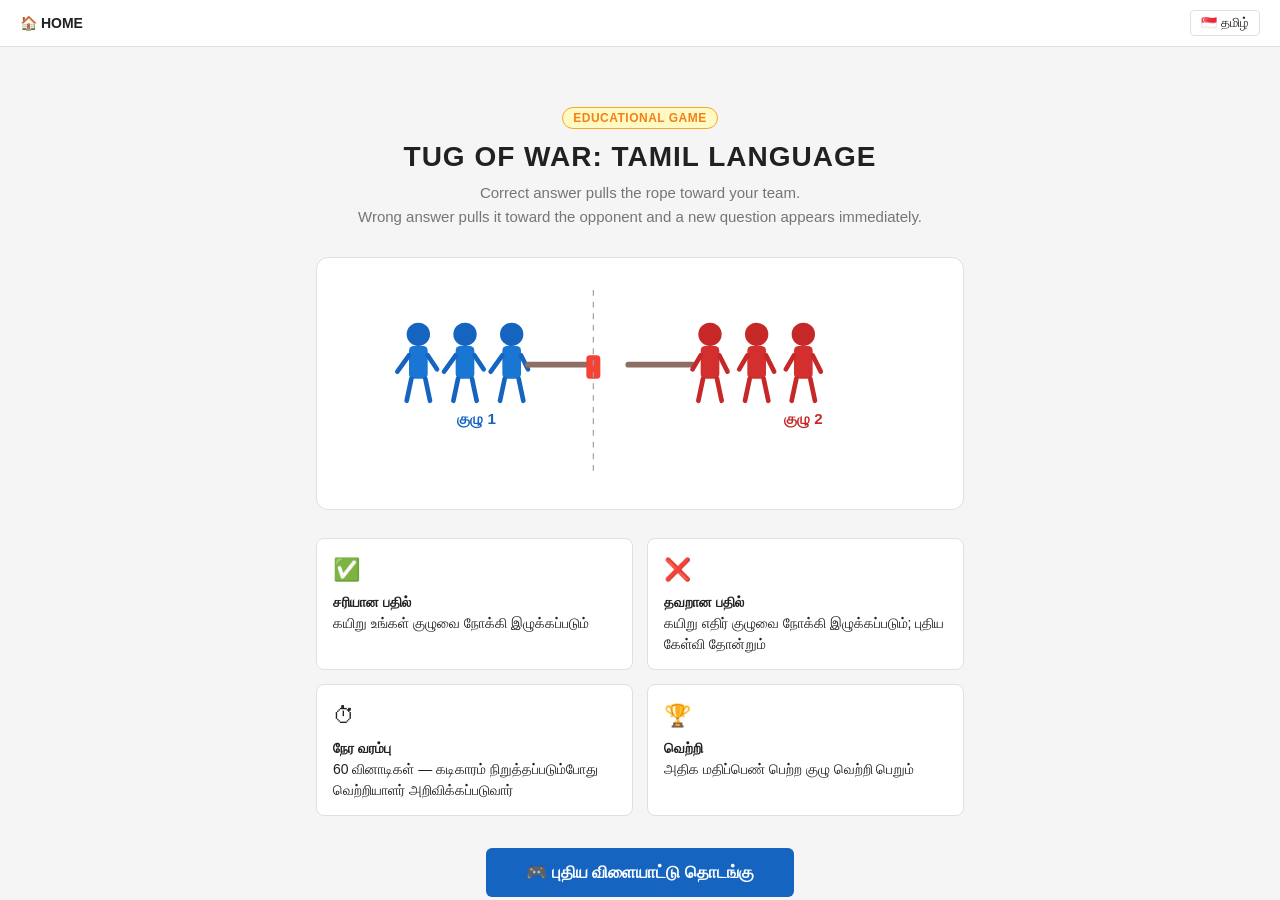
<file: game/index.html>
<!DOCTYPE html>
<html lang="ta">
<head>
  <meta charset="UTF-8" />
  <meta name="viewport" content="width=device-width, initial-scale=1.0" />
  <title>Tug of War: Tamil Language</title>
  <link rel="stylesheet" href="css/style.css" />
  <style>
    .hero-badge {
      display: inline-block;
      background: #FFF9C4;
      border: 1px solid #F9A825;
      color: #F57F17;
      font-size: 12px;
      font-weight: 700;
      padding: 3px 10px;
      border-radius: 20px;
      margin-bottom: 12px;
      letter-spacing: .5px;
    }
  </style>
</head>
<body>

<!-- Nav -->
<nav class="nav-bar">
  <span class="home-link">🏠 HOME</span>
  <span class="lang-badge">🇸🇬 தமிழ்</span>
</nav>

<!-- Landing -->
<main class="landing-wrapper">
  <span class="hero-badge">EDUCATIONAL GAME</span>
  <h1 class="game-title">TUG OF WAR: TAMIL LANGUAGE</h1>
  <p class="game-subtitle">
    Correct answer pulls the rope toward your team.<br>
    Wrong answer pulls it toward the opponent and a new question appears immediately.
  </p>

  <!-- Illustration -->
  <div class="landing-illustration">
    <svg class="tug-svg" viewBox="0 0 480 160" xmlns="http://www.w3.org/2000/svg">
      <!-- Team 1 (blue) figures -->
      <g transform="translate(30,20)">
        <!-- Person 1 -->
        <circle cx="20" cy="18" r="10" fill="#1565C0"/>
        <rect x="12" y="28" width="16" height="28" rx="4" fill="#1976D2"/>
        <line x1="12" y1="36" x2="2" y2="50" stroke="#1565C0" stroke-width="4" stroke-linecap="round"/>
        <line x1="28" y1="36" x2="36" y2="48" stroke="#1565C0" stroke-width="4" stroke-linecap="round"/>
        <line x1="14" y1="56" x2="10" y2="75" stroke="#1565C0" stroke-width="4" stroke-linecap="round"/>
        <line x1="26" y1="56" x2="30" y2="75" stroke="#1565C0" stroke-width="4" stroke-linecap="round"/>
        <!-- Person 2 -->
        <circle cx="60" cy="18" r="10" fill="#1565C0"/>
        <rect x="52" y="28" width="16" height="28" rx="4" fill="#1976D2"/>
        <line x1="52" y1="36" x2="42" y2="50" stroke="#1565C0" stroke-width="4" stroke-linecap="round"/>
        <line x1="68" y1="36" x2="76" y2="48" stroke="#1565C0" stroke-width="4" stroke-linecap="round"/>
        <line x1="54" y1="56" x2="50" y2="75" stroke="#1565C0" stroke-width="4" stroke-linecap="round"/>
        <line x1="66" y1="56" x2="70" y2="75" stroke="#1565C0" stroke-width="4" stroke-linecap="round"/>
        <!-- Person 3 -->
        <circle cx="100" cy="18" r="10" fill="#1565C0"/>
        <rect x="92" y="28" width="16" height="28" rx="4" fill="#1976D2"/>
        <line x1="92" y1="36" x2="82" y2="50" stroke="#1565C0" stroke-width="4" stroke-linecap="round"/>
        <line x1="108" y1="36" x2="114" y2="48" stroke="#1565C0" stroke-width="4" stroke-linecap="round"/>
        <line x1="94" y1="56" x2="90" y2="75" stroke="#1565C0" stroke-width="4" stroke-linecap="round"/>
        <line x1="106" y1="56" x2="110" y2="75" stroke="#1565C0" stroke-width="4" stroke-linecap="round"/>
        <!-- Rope from team 1 -->
        <line x1="114" y1="44" x2="170" y2="44" stroke="#8D6E63" stroke-width="5" stroke-linecap="round"/>
      </g>

      <!-- Center marker -->
      <rect x="194" y="56" width="12" height="20" rx="3" fill="#F44336"/>
      <!-- Dashed center line -->
      <line x1="200" y1="0" x2="200" y2="160" stroke="#9E9E9E" stroke-width="1" stroke-dasharray="5,5"/>

      <!-- Team 2 (red) figures -->
      <g transform="translate(230,20)">
        <!-- Rope to team 2 -->
        <line x1="0" y1="44" x2="55" y2="44" stroke="#8D6E63" stroke-width="5" stroke-linecap="round"/>
        <!-- Person 1 -->
        <circle cx="70" cy="18" r="10" fill="#C62828"/>
        <rect x="62" y="28" width="16" height="28" rx="4" fill="#D32F2F"/>
        <line x1="62" y1="36" x2="55" y2="48" stroke="#C62828" stroke-width="4" stroke-linecap="round"/>
        <line x1="78" y1="36" x2="85" y2="50" stroke="#C62828" stroke-width="4" stroke-linecap="round"/>
        <line x1="64" y1="56" x2="60" y2="75" stroke="#C62828" stroke-width="4" stroke-linecap="round"/>
        <line x1="76" y1="56" x2="80" y2="75" stroke="#C62828" stroke-width="4" stroke-linecap="round"/>
        <!-- Person 2 -->
        <circle cx="110" cy="18" r="10" fill="#C62828"/>
        <rect x="102" y="28" width="16" height="28" rx="4" fill="#D32F2F"/>
        <line x1="102" y1="36" x2="95" y2="48" stroke="#C62828" stroke-width="4" stroke-linecap="round"/>
        <line x1="118" y1="36" x2="125" y2="50" stroke="#C62828" stroke-width="4" stroke-linecap="round"/>
        <line x1="104" y1="56" x2="100" y2="75" stroke="#C62828" stroke-width="4" stroke-linecap="round"/>
        <line x1="116" y1="56" x2="120" y2="75" stroke="#C62828" stroke-width="4" stroke-linecap="round"/>
        <!-- Person 3 -->
        <circle cx="150" cy="18" r="10" fill="#C62828"/>
        <rect x="142" y="28" width="16" height="28" rx="4" fill="#D32F2F"/>
        <line x1="142" y1="36" x2="135" y2="48" stroke="#C62828" stroke-width="4" stroke-linecap="round"/>
        <line x1="158" y1="36" x2="165" y2="50" stroke="#C62828" stroke-width="4" stroke-linecap="round"/>
        <line x1="144" y1="56" x2="140" y2="75" stroke="#C62828" stroke-width="4" stroke-linecap="round"/>
        <line x1="156" y1="56" x2="160" y2="75" stroke="#C62828" stroke-width="4" stroke-linecap="round"/>
      </g>

      <!-- Labels -->
      <text x="100" y="115" text-anchor="middle" font-size="13" font-weight="700" fill="#1565C0">குழு 1</text>
      <text x="380" y="115" text-anchor="middle" font-size="13" font-weight="700" fill="#C62828">குழு 2</text>
    </svg>
  </div>

  <!-- Rule cards -->
  <div class="rule-cards">
    <div class="rule-card">
      <span class="rule-icon">✅</span>
      <strong>சரியான பதில்</strong><br>
      கயிறு உங்கள் குழுவை நோக்கி இழுக்கப்படும்
    </div>
    <div class="rule-card">
      <span class="rule-icon">❌</span>
      <strong>தவறான பதில்</strong><br>
      கயிறு எதிர் குழுவை நோக்கி இழுக்கப்படும்; புதிய கேள்வி தோன்றும்
    </div>
    <div class="rule-card">
      <span class="rule-icon">⏱</span>
      <strong>நேர வரம்பு</strong><br>
      60 வினாடிகள் — கடிகாரம் நிறுத்தப்படும்போது வெற்றியாளர் அறிவிக்கப்படுவார்
    </div>
    <div class="rule-card">
      <span class="rule-icon">🏆</span>
      <strong>வெற்றி</strong><br>
      அதிக மதிப்பெண் பெற்ற குழு வெற்றி பெறும்
    </div>
  </div>

  <a href="setup.html">
    <button class="btn btn-primary" style="font-size:17px; padding:14px 40px;">
      🎮 புதிய விளையாட்டு தொடங்கு
    </button>
  </a>
</main>

</body>
</html>
</file>
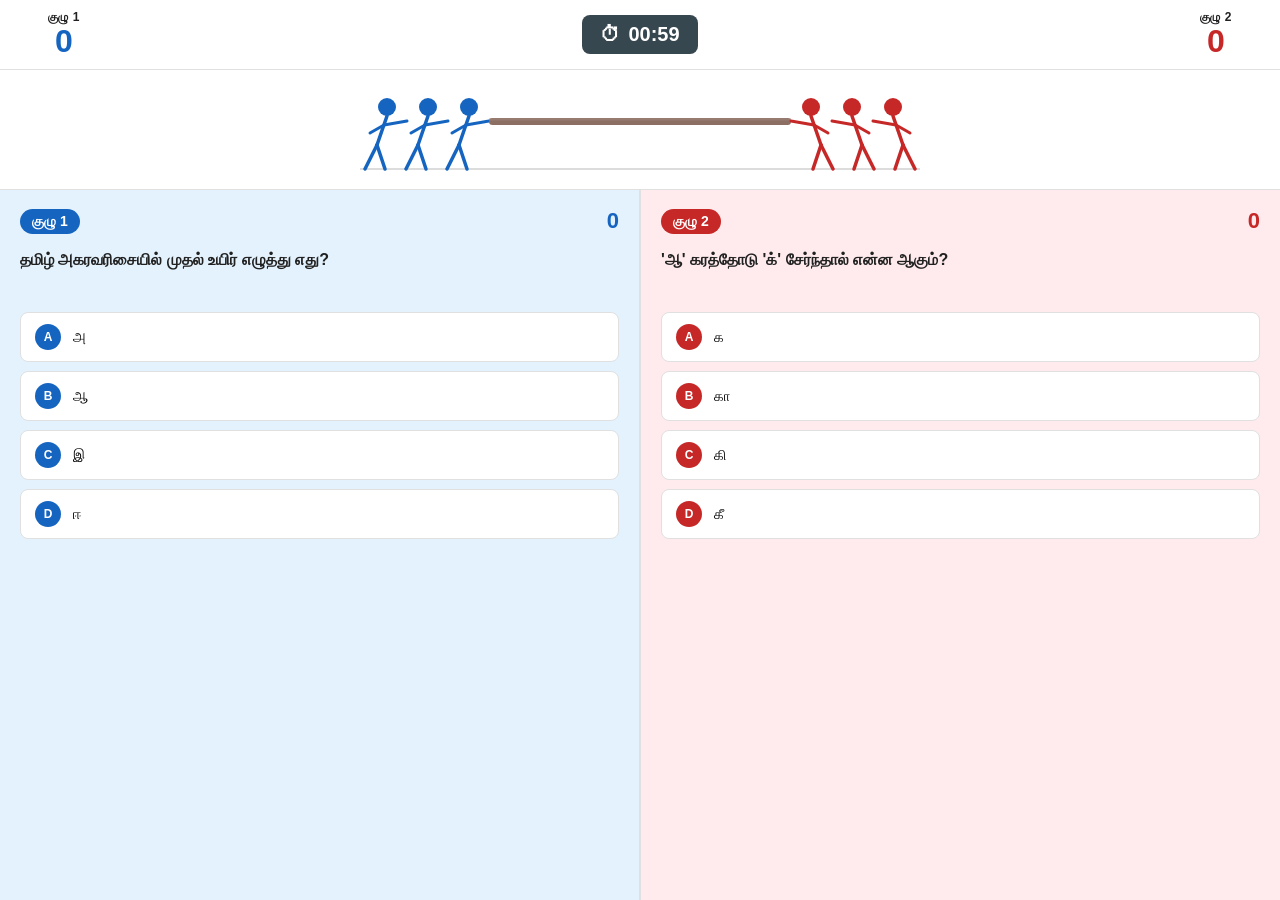
<file: game/game.html>
<!DOCTYPE html>
<html lang="ta">
<head>
  <meta charset="UTF-8" />
  <meta name="viewport" content="width=device-width, initial-scale=1.0" />
  <title>விளையாட்டு | Tug of War</title>
  <link rel="stylesheet" href="css/style.css" />
</head>
<body class="game-page">

<!-- Score bar -->
<div class="score-bar">
  <div class="score-team t1">
    <div class="team-label" id="t1Label">குழு 1</div>
    <div class="team-score" id="t1Score">0</div>
  </div>

  <div class="timer-block" id="timerBlock">
    ⏱ <span id="timerDisplay">01:00</span>
  </div>

  <div class="score-team t2">
    <div class="team-label" id="t2Label">குழு 2</div>
    <div class="team-score" id="t2Score">0</div>
  </div>
</div>

<!-- Tug arena -->
<div class="tug-arena">
  <div class="tug-track" id="tugTrack">
    <svg class="tug-svg" viewBox="0 0 560 90" xmlns="http://www.w3.org/2000/svg">

      <!-- Ground -->
      <line x1="0" y1="84" x2="560" y2="84" stroke="#D0D0D0" stroke-width="1.5"/>

      <!-- Team 1 (blue) — leaning back-left, right arm holds rope -->
      <g fill="none" stroke="#1565C0" stroke-linecap="round">
        <g transform="translate(109,22)">
          <circle cx="0" cy="0" r="9" fill="#1565C0" stroke="none"/>
          <line x1="0" y1="9" x2="-10" y2="38" stroke-width="3.5"/>
          <line x1="-3" y1="18" x2="20" y2="14" stroke-width="3"/>
          <line x1="-3" y1="18" x2="-17" y2="26" stroke-width="3"/>
          <line x1="-10" y1="38" x2="-2" y2="62" stroke-width="3.5"/>
          <line x1="-10" y1="38" x2="-22" y2="62" stroke-width="3.5"/>
        </g>
        <g transform="translate(68,22)">
          <circle cx="0" cy="0" r="9" fill="#1565C0" stroke="none"/>
          <line x1="0" y1="9" x2="-10" y2="38" stroke-width="3.5"/>
          <line x1="-3" y1="18" x2="20" y2="14" stroke-width="3"/>
          <line x1="-3" y1="18" x2="-17" y2="26" stroke-width="3"/>
          <line x1="-10" y1="38" x2="-2" y2="62" stroke-width="3.5"/>
          <line x1="-10" y1="38" x2="-22" y2="62" stroke-width="3.5"/>
        </g>
        <g transform="translate(27,22)">
          <circle cx="0" cy="0" r="9" fill="#1565C0" stroke="none"/>
          <line x1="0" y1="9" x2="-10" y2="38" stroke-width="3.5"/>
          <line x1="-3" y1="18" x2="20" y2="14" stroke-width="3"/>
          <line x1="-3" y1="18" x2="-17" y2="26" stroke-width="3"/>
          <line x1="-10" y1="38" x2="-2" y2="62" stroke-width="3.5"/>
          <line x1="-10" y1="38" x2="-22" y2="62" stroke-width="3.5"/>
        </g>
      </g>

      <!-- Rope — from team1 rope-arm tip (~129,36) to team2 rope-arm tip (~431,36) -->
      <rect x="129" y="33" width="302" height="7" rx="3.5" fill="#8D6E63"/>
      <rect x="129" y="33" width="302" height="2.5" rx="1" fill="#A1887F" opacity="0.55"/>

      <!-- Team 2 (red) — mirror of team 1 via translate+scale -->
      <g transform="translate(560,0) scale(-1,1)" fill="none" stroke="#C62828" stroke-linecap="round">
        <g transform="translate(109,22)">
          <circle cx="0" cy="0" r="9" fill="#C62828" stroke="none"/>
          <line x1="0" y1="9" x2="-10" y2="38" stroke-width="3.5"/>
          <line x1="-3" y1="18" x2="20" y2="14" stroke-width="3"/>
          <line x1="-3" y1="18" x2="-17" y2="26" stroke-width="3"/>
          <line x1="-10" y1="38" x2="-2" y2="62" stroke-width="3.5"/>
          <line x1="-10" y1="38" x2="-22" y2="62" stroke-width="3.5"/>
        </g>
        <g transform="translate(68,22)">
          <circle cx="0" cy="0" r="9" fill="#C62828" stroke="none"/>
          <line x1="0" y1="9" x2="-10" y2="38" stroke-width="3.5"/>
          <line x1="-3" y1="18" x2="20" y2="14" stroke-width="3"/>
          <line x1="-3" y1="18" x2="-17" y2="26" stroke-width="3"/>
          <line x1="-10" y1="38" x2="-2" y2="62" stroke-width="3.5"/>
          <line x1="-10" y1="38" x2="-22" y2="62" stroke-width="3.5"/>
        </g>
        <g transform="translate(27,22)">
          <circle cx="0" cy="0" r="9" fill="#C62828" stroke="none"/>
          <line x1="0" y1="9" x2="-10" y2="38" stroke-width="3.5"/>
          <line x1="-3" y1="18" x2="20" y2="14" stroke-width="3"/>
          <line x1="-3" y1="18" x2="-17" y2="26" stroke-width="3"/>
          <line x1="-10" y1="38" x2="-2" y2="62" stroke-width="3.5"/>
          <line x1="-10" y1="38" x2="-22" y2="62" stroke-width="3.5"/>
        </g>
      </g>

    </svg>
  </div>
</div>

<!-- Question panels -->
<div class="question-panels">
  <!-- Team 1 panel -->
  <div class="q-panel t1">
    <div class="q-panel-header">
      <span class="panel-team-name" id="p1Name">குழு 1</span>
      <span class="panel-score" id="p1Score">0</span>
    </div>
    <div class="question-text" id="q1Text">கேள்வி ஏற்றுகிறது...</div>
    <div class="options-list" id="opts1"></div>
  </div>
  <!-- Team 2 panel -->
  <div class="q-panel t2">
    <div class="q-panel-header">
      <span class="panel-team-name" id="p2Name">குழு 2</span>
      <span class="panel-score" id="p2Score">0</span>
    </div>
    <div class="question-text" id="q2Text">கேள்வி ஏற்றுகிறது...</div>
    <div class="options-list" id="opts2"></div>
  </div>
</div>

<script src="js/state.js"></script>
<script src="js/questions.js"></script>
<script src="js/game.js"></script>

</body>
</html>
</file>
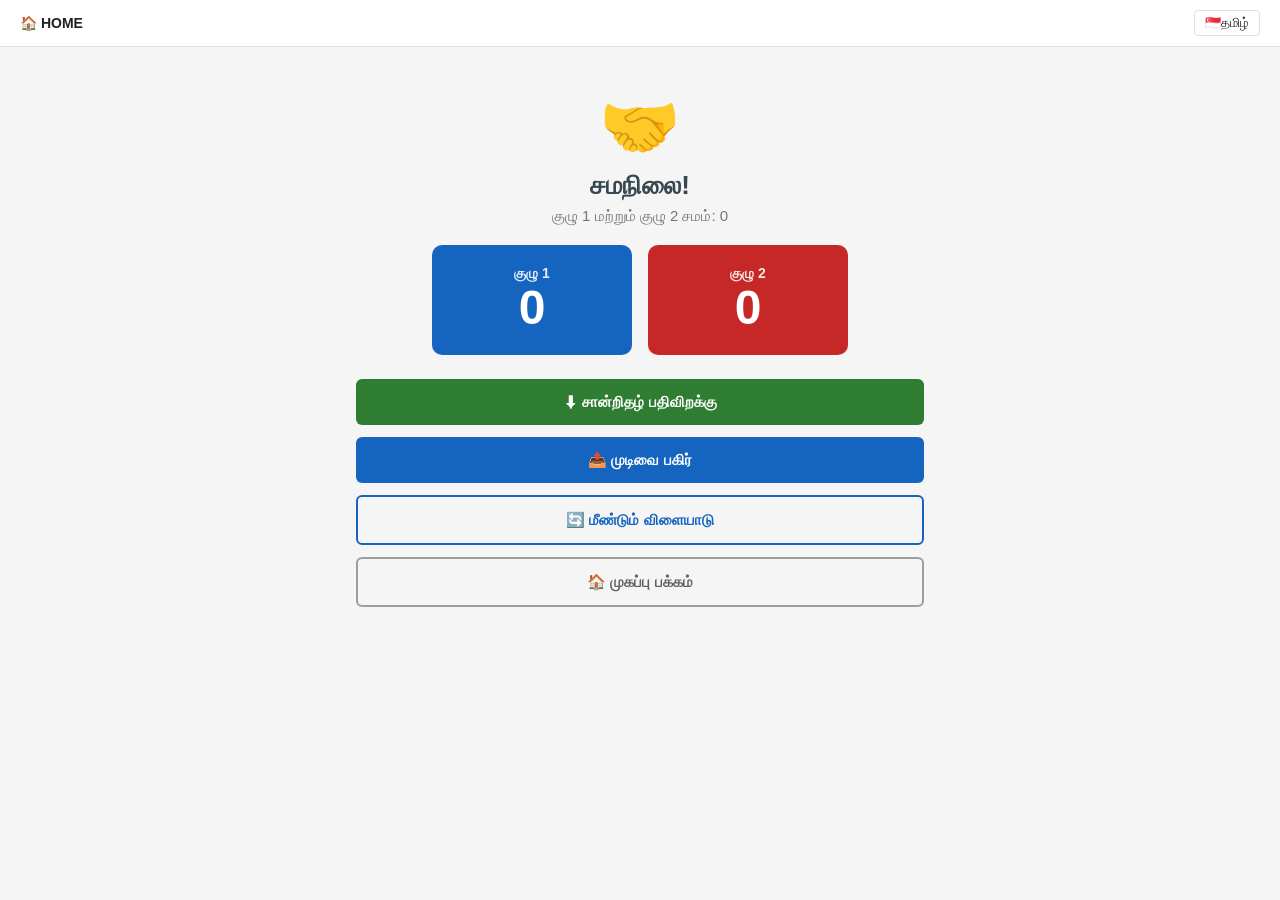
<file: game/results.html>
<!DOCTYPE html>
<html lang="ta">
<head>
  <meta charset="UTF-8" />
  <meta name="viewport" content="width=device-width, initial-scale=1.0" />
  <title>முடிவுகள் | Tug of War</title>
  <link rel="stylesheet" href="css/style.css" />
  <style>
    .trophy { font-size: 64px; margin-bottom: 8px; }
    .share-copied {
      font-size: 13px;
      color: var(--green);
      margin-top: 6px;
      display: none;
    }
  </style>
</head>
<body>

<!-- Nav -->
<nav class="nav-bar">
  <a class="home-link" href="index.html">🏠 HOME</a>
  <span class="lang-badge">🇸🇬தமிழ்</span>
</nav>

<main class="results-wrapper">

  <div class="trophy" id="trophyIcon">🏆</div>
  <div class="winner-banner" id="winnerBanner">வெற்றியாளர்!</div>
  <p id="winnerSub" style="color:#757575; margin-bottom:4px; font-size:15px;"></p>

  <!-- Score boxes -->
  <div class="score-display">
    <div class="score-box t1">
      <div class="sb-name" id="r1Name">குழு 1</div>
      <div class="sb-score" id="r1Score">0</div>
    </div>
    <div class="score-box t2">
      <div class="sb-name" id="r2Name">குழு 2</div>
      <div class="sb-score" id="r2Score">0</div>
    </div>
  </div>

  <!-- Actions -->
  <div class="action-buttons">
    <button class="btn btn-green" onclick="doDownload()">
      ⬇ சான்றிதழ் பதிவிறக்கு
    </button>
    <button class="btn btn-primary" onclick="doShare()">
      📤 முடிவை பகிர்
    </button>
    <p class="share-copied" id="shareCopied">✅ தகவல் நகலெடுக்கப்பட்டது!</p>
    <button class="btn btn-outline" onclick="window.location.href='setup.html'">
      🔄 மீண்டும் விளையாடு
    </button>
    <button class="btn btn-outline" onclick="window.location.href='index.html'" style="border-color:#9E9E9E; color:#616161;">
      🏠 முகப்பு பக்கம்
    </button>
  </div>
</main>

<script src="js/state.js"></script>
<script src="js/certificate.js"></script>
<script>
  const team1  = TOW.load('team1',  'குழு 1');
  const team2  = TOW.load('team2',  'குழு 2');
  const score1 = TOW.load('score1', 0);
  const score2 = TOW.load('score2', 0);

  // Populate names and scores
  document.getElementById('r1Name').textContent  = team1;
  document.getElementById('r2Name').textContent  = team2;
  document.getElementById('r1Score').textContent = score1;
  document.getElementById('r2Score').textContent = score2;

  // Winner
  const banner = document.getElementById('winnerBanner');
  const sub    = document.getElementById('winnerSub');
  const trophy = document.getElementById('trophyIcon');

  if (score1 > score2) {
    banner.textContent = team1 + ' வெற்றி பெற்றது! 🎉';
    banner.className   = 'winner-banner t1';
    sub.textContent    = team1 + ': ' + score1 + ' — ' + team2 + ': ' + score2;
  } else if (score2 > score1) {
    banner.textContent = team2 + ' வெற்றி பெற்றது! 🎉';
    banner.className   = 'winner-banner t2';
    sub.textContent    = team2 + ': ' + score2 + ' — ' + team1 + ': ' + score1;
  } else {
    trophy.textContent = '🤝';
    banner.textContent = 'சமநிலை!';
    banner.className   = 'winner-banner draw';
    sub.textContent    = team1 + ' மற்றும் ' + team2 + ' சமம்: ' + score1;
  }

  function doDownload() {
    downloadCertificate(team1, team2, score1, score2);
  }

  function doShare() {
    const winner = score1 > score2 ? team1 : score2 > score1 ? team2 : 'சமநிலை';
    const text = `🎮 Tug of War: Tamil Language\n` +
                 `${team1}: ${score1} | ${team2}: ${score2}\n` +
                 (score1 === score2 ? `சமநிலை!` : `🏆 ${winner} வெற்றி பெற்றது!`);

    if (navigator.share) {
      navigator.share({ title: 'Tug of War Result', text }).catch(() => {});
    } else {
      navigator.clipboard.writeText(text).then(() => {
        const el = document.getElementById('shareCopied');
        el.style.display = 'block';
        setTimeout(() => { el.style.display = 'none'; }, 3000);
      });
    }
  }
</script>

</body>
</html>
</file>
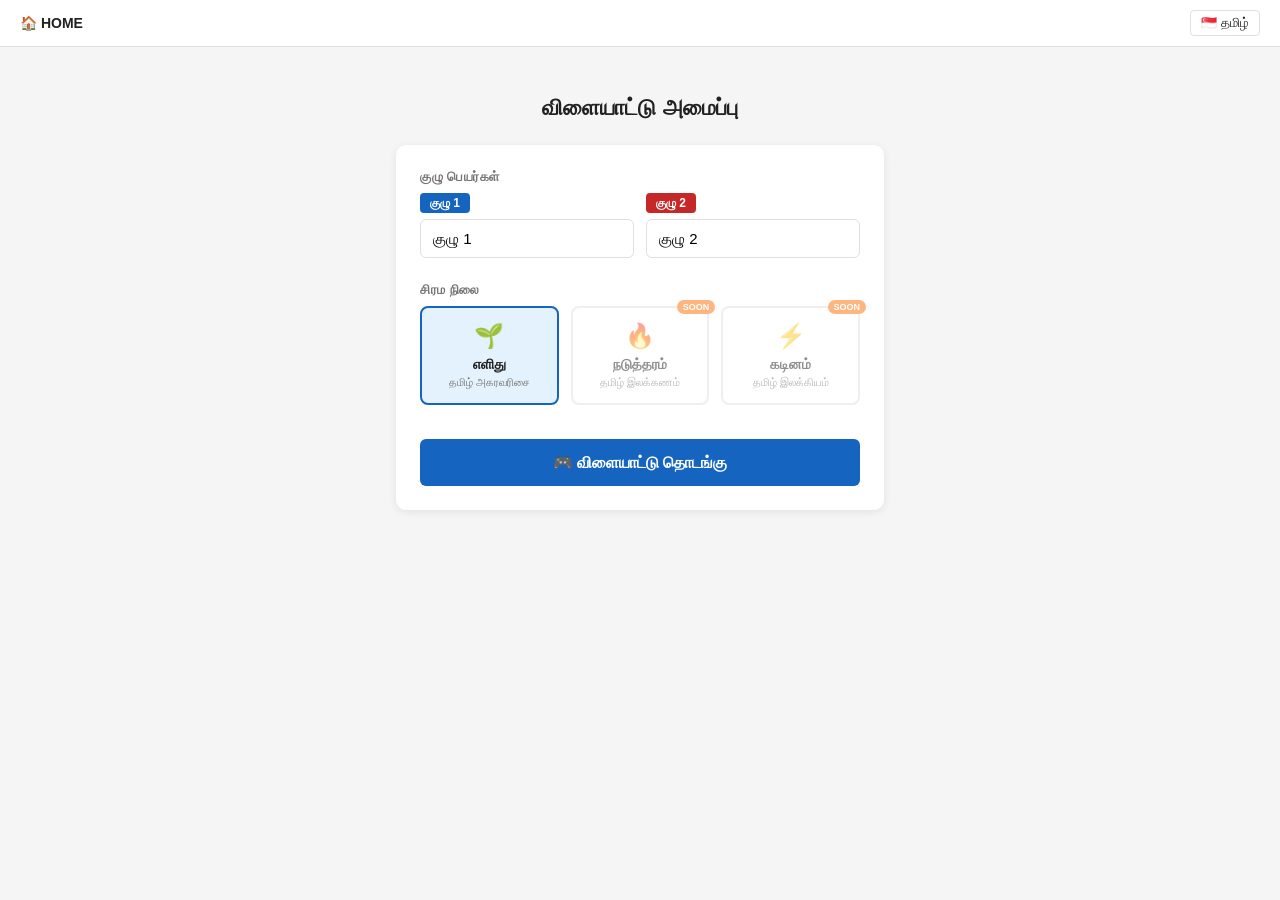
<file: game/setup.html>
<!DOCTYPE html>
<html lang="ta">
<head>
  <meta charset="UTF-8" />
  <meta name="viewport" content="width=device-width, initial-scale=1.0" />
  <title>விளையாட்டு அமைப்பு | Tug of War</title>
  <link rel="stylesheet" href="css/style.css" />
</head>
<body>

<!-- Nav -->
<nav class="nav-bar">
  <a class="home-link" href="index.html">🏠 HOME</a>
  <span class="lang-badge">🇸🇬 தமிழ்</span>
</nav>

<main class="setup-wrapper">
  <h1>விளையாட்டு அமைப்பு</h1>

  <div class="card">

    <!-- Team Names -->
    <div class="setup-section">
      <label>குழு பெயர்கள்</label>
      <div class="team-inputs">
        <div class="team-input-group t1">
          <span>குழு 1</span>
          <input type="text" id="team1Name" maxlength="20" placeholder="குழு 1" value="குழு 1" />
        </div>
        <div class="team-input-group t2">
          <span>குழு 2</span>
          <input type="text" id="team2Name" maxlength="20" placeholder="குழு 2" value="குழு 2" />
        </div>
      </div>
    </div>

    <!-- Difficulty -->
    <div class="setup-section">
      <label>சிரம நிலை</label>
      <div class="difficulty-cards">

        <div class="diff-card selected" data-diff="easy" onclick="selectDiff(this)">
          <div class="diff-icon">🌱</div>
          <div class="diff-name">எளிது</div>
          <div class="diff-desc">தமிழ் அகரவரிசை</div>
        </div>

        <div class="diff-card locked" data-diff="moderate">
          <span class="coming-tag">SOON</span>
          <div class="diff-icon">🔥</div>
          <div class="diff-name">நடுத்தரம்</div>
          <div class="diff-desc">தமிழ் இலக்கணம்</div>
        </div>

        <div class="diff-card locked" data-diff="hard">
          <span class="coming-tag">SOON</span>
          <div class="diff-icon">⚡</div>
          <div class="diff-name">கடினம்</div>
          <div class="diff-desc">தமிழ் இலக்கியம்</div>
        </div>

      </div>
    </div>

    <button class="btn btn-primary setup-start-btn" onclick="startGame()">
      🎮 விளையாட்டு தொடங்கு
    </button>
  </div>
</main>

<script src="js/state.js"></script>
<script>
  let selectedDiff = 'easy';

  function selectDiff(el) {
    if (el.classList.contains('locked')) return;
    document.querySelectorAll('.diff-card').forEach(c => c.classList.remove('selected'));
    el.classList.add('selected');
    selectedDiff = el.dataset.diff;
  }

  function startGame() {
    const t1 = document.getElementById('team1Name').value.trim() || 'குழு 1';
    const t2 = document.getElementById('team2Name').value.trim() || 'குழு 2';
    TOW.save('team1', t1);
    TOW.save('team2', t2);
    TOW.save('difficulty', selectedDiff);
    TOW.save('score1', 0);
    TOW.save('score2', 0);
    window.location.href = 'game.html';
  }
</script>

</body>
</html>
</file>
<file: game/css/style.css>
/* ── Reset & Base ── */
*, *::before, *::after { box-sizing: border-box; margin: 0; padding: 0; }

:root {
  --blue:       #1565C0;
  --blue-light: #1976D2;
  --blue-bg:    #E3F2FD;
  --red:        #C62828;
  --red-light:  #D32F2F;
  --red-bg:     #FFEBEE;
  --gray-bg:    #F5F5F5;
  --gray-card:  #FFFFFF;
  --border:     #E0E0E0;
  --text:       #212121;
  --text-muted: #757575;
  --green:      #2E7D32;
  --timer-bg:   #37474F;
}

body {
  font-family: 'Segoe UI', Arial, sans-serif;
  background: var(--gray-bg);
  color: var(--text);
  min-height: 100vh;
}

/* ── Shared Nav Bar ── */
.nav-bar {
  background: var(--gray-card);
  border-bottom: 1px solid var(--border);
  display: flex;
  align-items: center;
  justify-content: space-between;
  padding: 10px 20px;
  font-size: 14px;
}
.nav-bar .home-link {
  display: flex;
  align-items: center;
  gap: 6px;
  font-weight: 600;
  color: var(--text);
  text-decoration: none;
}
.nav-bar .lang-badge {
  border: 1px solid var(--border);
  padding: 4px 10px;
  border-radius: 4px;
  font-size: 13px;
}

/* ── Buttons ── */
.btn {
  display: inline-flex;
  align-items: center;
  justify-content: center;
  gap: 8px;
  padding: 12px 28px;
  border: none;
  border-radius: 6px;
  font-size: 15px;
  font-weight: 600;
  cursor: pointer;
  transition: opacity .15s, transform .1s;
}
.btn:active { transform: scale(.97); }
.btn-primary  { background: var(--blue); color: #fff; }
.btn-primary:hover  { opacity: .9; }
.btn-red      { background: var(--red);  color: #fff; }
.btn-red:hover      { opacity: .9; }
.btn-outline  { background: transparent; border: 2px solid var(--blue); color: var(--blue); }
.btn-outline:hover  { background: var(--blue-bg); }
.btn-green    { background: var(--green); color: #fff; }
.btn-green:hover    { opacity: .9; }
.btn-disabled { background: #BDBDBD; color: #fff; cursor: not-allowed; }

/* ── Cards ── */
.card {
  background: var(--gray-card);
  border-radius: 10px;
  box-shadow: 0 2px 8px rgba(0,0,0,.08);
  padding: 24px;
}

/* ── LANDING PAGE ── */
.landing-wrapper {
  max-width: 680px;
  margin: 60px auto;
  padding: 0 16px;
  text-align: center;
}
.landing-wrapper .game-title {
  font-size: 28px;
  font-weight: 800;
  letter-spacing: 1px;
  color: var(--text);
  margin-bottom: 8px;
}
.landing-wrapper .game-subtitle {
  color: var(--text-muted);
  margin-bottom: 28px;
  font-size: 15px;
  line-height: 1.6;
}
.landing-illustration {
  background: var(--gray-card);
  border-radius: 12px;
  border: 1px solid var(--border);
  padding: 32px 16px;
  margin-bottom: 28px;
  display: flex;
  align-items: center;
  justify-content: center;
}
.tug-svg { width: 100%; max-width: 480px; height: auto; }
.rule-cards {
  display: grid;
  grid-template-columns: 1fr 1fr;
  gap: 14px;
  margin-bottom: 32px;
  text-align: left;
}
.rule-card {
  background: var(--gray-card);
  border: 1px solid var(--border);
  border-radius: 8px;
  padding: 14px 16px;
  font-size: 14px;
  line-height: 1.5;
}
.rule-card .rule-icon { font-size: 22px; margin-bottom: 6px; display: block; }

/* ── SETUP PAGE ── */
.setup-wrapper {
  max-width: 520px;
  margin: 48px auto;
  padding: 0 16px;
}
.setup-wrapper h1 {
  font-size: 22px;
  font-weight: 700;
  margin-bottom: 24px;
  text-align: center;
}
.setup-section { margin-bottom: 24px; }
.setup-section label {
  display: block;
  font-size: 13px;
  font-weight: 600;
  color: var(--text-muted);
  text-transform: uppercase;
  letter-spacing: .5px;
  margin-bottom: 8px;
}
.team-inputs { display: flex; gap: 12px; }
.team-input-group { flex: 1; }
.team-input-group span {
  display: block;
  font-size: 12px;
  font-weight: 700;
  margin-bottom: 6px;
  padding: 3px 10px;
  border-radius: 4px;
  color: #fff;
  width: fit-content;
}
.team-input-group.t1 span { background: var(--blue); }
.team-input-group.t2 span { background: var(--red); }
.team-input-group input {
  width: 100%;
  padding: 10px 12px;
  border: 1px solid var(--border);
  border-radius: 6px;
  font-size: 15px;
  outline: none;
  transition: border-color .15s;
}
.team-input-group input:focus { border-color: var(--blue); }

.difficulty-cards {
  display: flex;
  gap: 12px;
}
.diff-card {
  flex: 1;
  border: 2px solid var(--border);
  border-radius: 8px;
  padding: 14px 10px;
  text-align: center;
  cursor: pointer;
  transition: border-color .15s, background .15s;
  position: relative;
}
.diff-card.selected {
  border-color: var(--blue);
  background: var(--blue-bg);
}
.diff-card.locked {
  opacity: .5;
  cursor: not-allowed;
}
.diff-card .diff-icon { font-size: 24px; margin-bottom: 6px; }
.diff-card .diff-name { font-weight: 700; font-size: 14px; }
.diff-card .diff-desc { font-size: 11px; color: var(--text-muted); margin-top: 3px; }
.diff-card .coming-tag {
  position: absolute;
  top: -8px; right: -8px;
  background: #FF6F00;
  color: #fff;
  font-size: 9px;
  font-weight: 700;
  padding: 2px 6px;
  border-radius: 10px;
}

.setup-start-btn { width: 100%; margin-top: 10px; padding: 14px; font-size: 16px; }

/* ── GAME PAGE ── */
.game-page { display: flex; flex-direction: column; height: 100vh; }

.score-bar {
  background: var(--gray-card);
  border-bottom: 1px solid var(--border);
  display: flex;
  align-items: center;
  justify-content: space-between;
  padding: 10px 24px;
}
.score-team {
  text-align: center;
  min-width: 80px;
}
.score-team .team-label {
  font-size: 12px;
  font-weight: 600;
  text-transform: uppercase;
  letter-spacing: .5px;
}
.score-team .team-score {
  font-size: 32px;
  font-weight: 800;
  line-height: 1.1;
}
.score-team.t1 .team-score { color: var(--blue); }
.score-team.t2 .team-score { color: var(--red); }

.timer-block {
  background: var(--timer-bg);
  color: #fff;
  border-radius: 8px;
  padding: 8px 18px;
  display: flex;
  align-items: center;
  gap: 8px;
  font-size: 20px;
  font-weight: 700;
}
.timer-block.urgent { background: var(--red); animation: pulse .6s infinite alternate; }
@keyframes pulse { to { opacity: .7; } }

/* Tug arena */
.tug-arena {
  background: var(--gray-card);
  border-bottom: 1px solid var(--border);
  display: flex;
  align-items: center;
  justify-content: center;
  min-height: 120px;
  overflow: hidden;
  position: relative;
}
.tug-track {
  display: flex;
  justify-content: center;
  width: 100%;
  transition: transform .5s cubic-bezier(.34,1.56,.64,1);
}
.tug-svg {
  width: 100%;
  max-width: 560px;
  display: block;
}

/* Question panels */
.question-panels {
  display: flex;
  flex: 1;
  overflow: hidden;
}
.q-panel {
  flex: 1;
  display: flex;
  flex-direction: column;
  padding: 18px 20px;
  overflow-y: auto;
}
.q-panel.t1 { background: var(--blue-bg); border-right: 2px solid var(--border); }
.q-panel.t2 { background: var(--red-bg); }

.q-panel-header {
  display: flex;
  align-items: center;
  justify-content: space-between;
  margin-bottom: 14px;
}
.q-panel-header .panel-team-name {
  font-weight: 700;
  font-size: 14px;
  color: #fff;
  padding: 4px 12px;
  border-radius: 20px;
}
.t1 .panel-team-name { background: var(--blue); }
.t2 .panel-team-name { background: var(--red); }
.q-panel-header .panel-score {
  font-size: 22px;
  font-weight: 800;
}
.t1 .panel-score { color: var(--blue); }
.t2 .panel-score { color: var(--red); }

.question-text {
  font-size: 16px;
  font-weight: 600;
  margin-bottom: 16px;
  line-height: 1.5;
  min-height: 48px;
}
.options-list { display: flex; flex-direction: column; gap: 9px; }
.option-btn {
  display: flex;
  align-items: center;
  gap: 12px;
  background: #fff;
  border: 1.5px solid var(--border);
  border-radius: 8px;
  padding: 11px 14px;
  font-size: 14px;
  font-weight: 500;
  cursor: pointer;
  text-align: left;
  transition: border-color .15s, background .15s;
}
.option-btn:hover { border-color: #90A4AE; background: #FAFAFA; }
.option-btn .opt-label {
  display: flex;
  align-items: center;
  justify-content: center;
  width: 26px;
  height: 26px;
  border-radius: 50%;
  font-size: 12px;
  font-weight: 700;
  color: #fff;
  flex-shrink: 0;
}
.t1 .opt-label { background: var(--blue); }
.t2 .opt-label { background: var(--red); }

.option-btn.correct  { background: #E8F5E9; border-color: var(--green); }
.option-btn.wrong    { background: #FFEBEE; border-color: var(--red); }
.option-btn.disabled { pointer-events: none; }

/* ── RESULTS PAGE ── */
.results-wrapper {
  max-width: 600px;
  margin: 40px auto;
  padding: 0 16px;
  text-align: center;
}
.winner-banner {
  font-size: 26px;
  font-weight: 800;
  margin-bottom: 6px;
}
.winner-banner.draw { color: var(--timer-bg); }
.winner-banner.t1   { color: var(--blue); }
.winner-banner.t2   { color: var(--red); }

.score-display {
  display: flex;
  gap: 16px;
  justify-content: center;
  margin: 20px 0;
}
.score-box {
  flex: 1;
  max-width: 200px;
  border-radius: 10px;
  padding: 20px;
  color: #fff;
}
.score-box.t1 { background: var(--blue); }
.score-box.t2 { background: var(--red); }
.score-box .sb-name { font-size: 14px; font-weight: 600; opacity: .9; }
.score-box .sb-score { font-size: 48px; font-weight: 800; line-height: 1.1; }

.action-buttons {
  display: flex;
  flex-direction: column;
  gap: 12px;
  margin-top: 24px;
}
.action-buttons .btn { width: 100%; padding: 14px; font-size: 15px; }

/* ── Responsive ── */
@media (max-width: 600px) {
  /* Landing & setup pages — stack vertically */
  .rule-cards { grid-template-columns: 1fr; }
  .team-inputs { flex-direction: column; }
  .difficulty-cards { flex-direction: column; }

  /* Tug arena shrinks a little */
  .tug-arena { min-height: 90px; }

  /* Score bar — compact */
  .score-bar { padding: 6px 8px; }
  .score-team { min-width: 52px; }
  .score-team .team-label { font-size: 10px; letter-spacing: 0; }
  .score-team .team-score { font-size: 22px; }
  .timer-block { font-size: 15px; padding: 5px 10px; gap: 5px; }

  /* Question panels — KEEP side by side, just compact */
  .question-panels { flex-direction: row; }
  .q-panel { padding: 10px 7px; }
  .q-panel.t1 { border-right: 2px solid var(--border); }

  .q-panel-header { margin-bottom: 8px; }
  .q-panel-header .panel-team-name { font-size: 11px; padding: 3px 8px; }
  .q-panel-header .panel-score { font-size: 17px; }

  .question-text { font-size: 12px; margin-bottom: 10px; min-height: unset; line-height: 1.4; }

  .option-btn { padding: 7px 6px; gap: 6px; font-size: 12px; border-radius: 6px; }
  .option-btn .opt-label { width: 20px; height: 20px; font-size: 9px; flex-shrink: 0; }

  .options-list { gap: 6px; }
}
</file>
